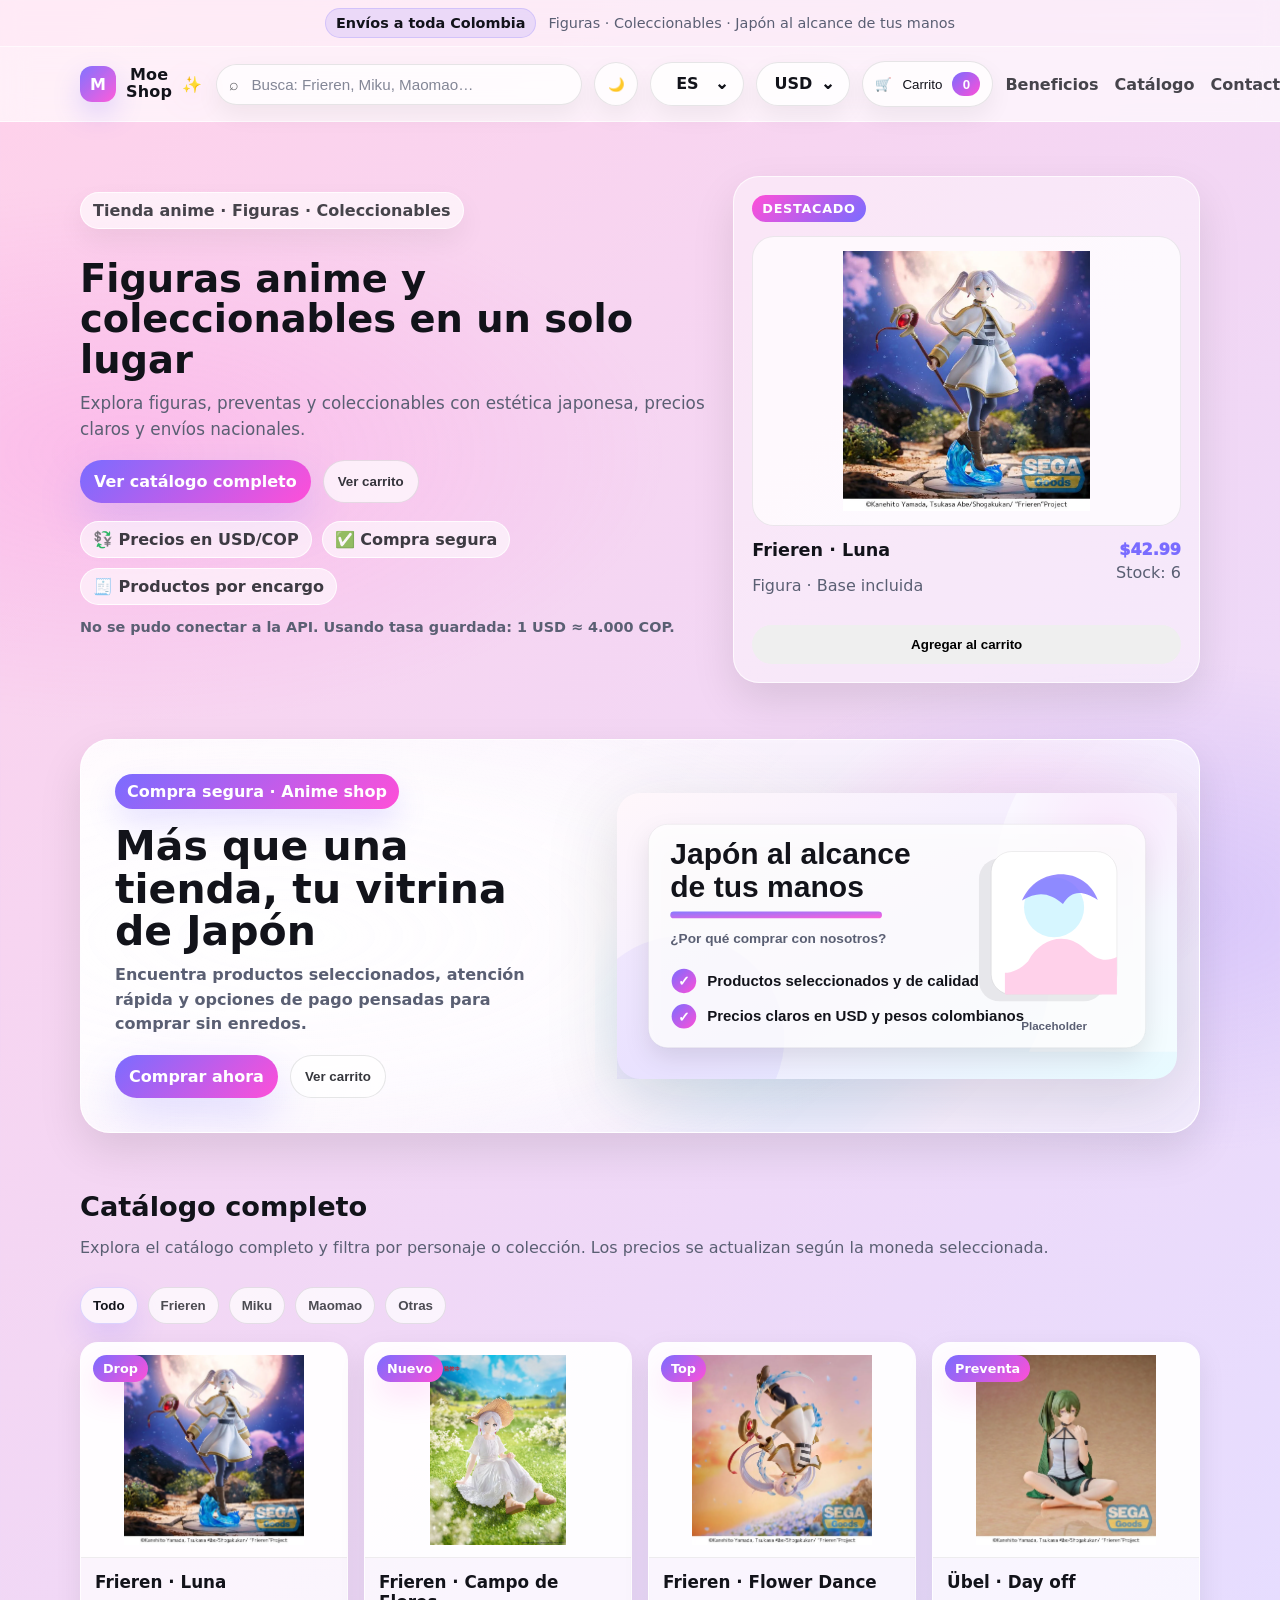
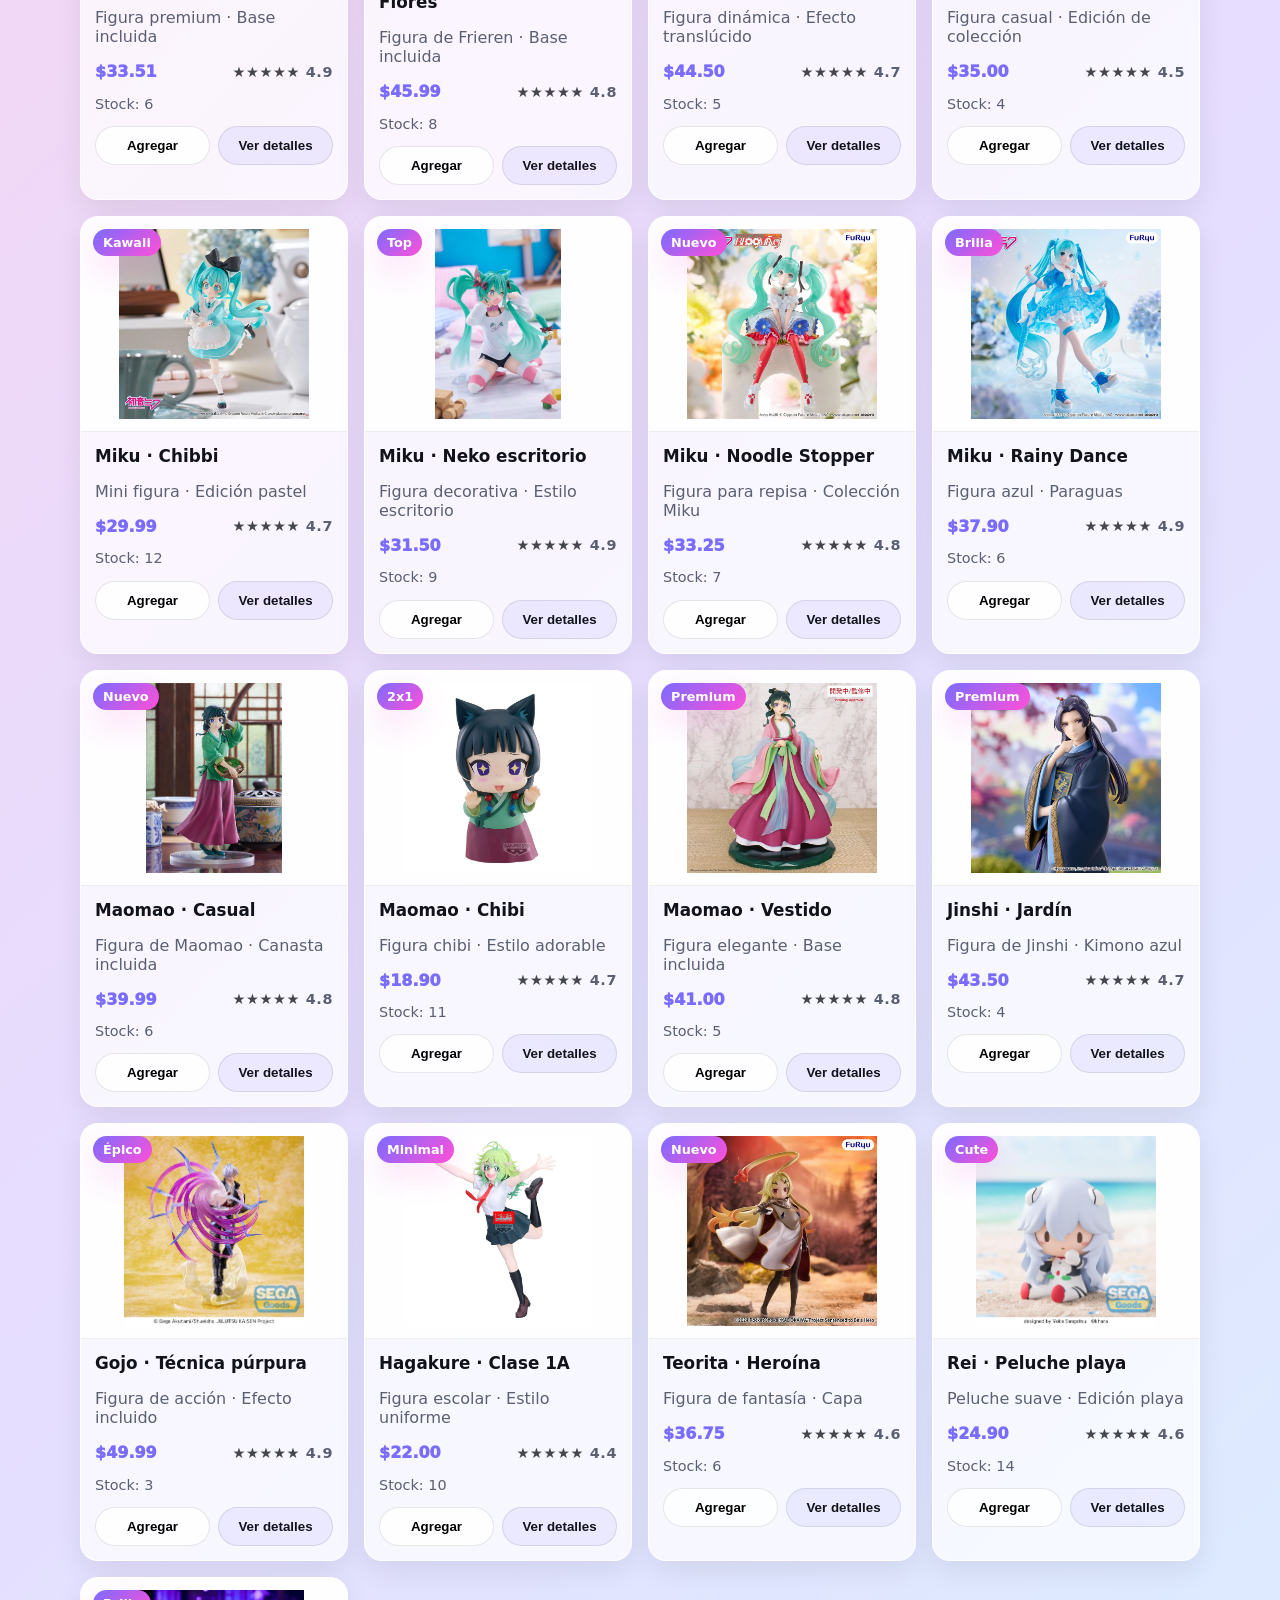
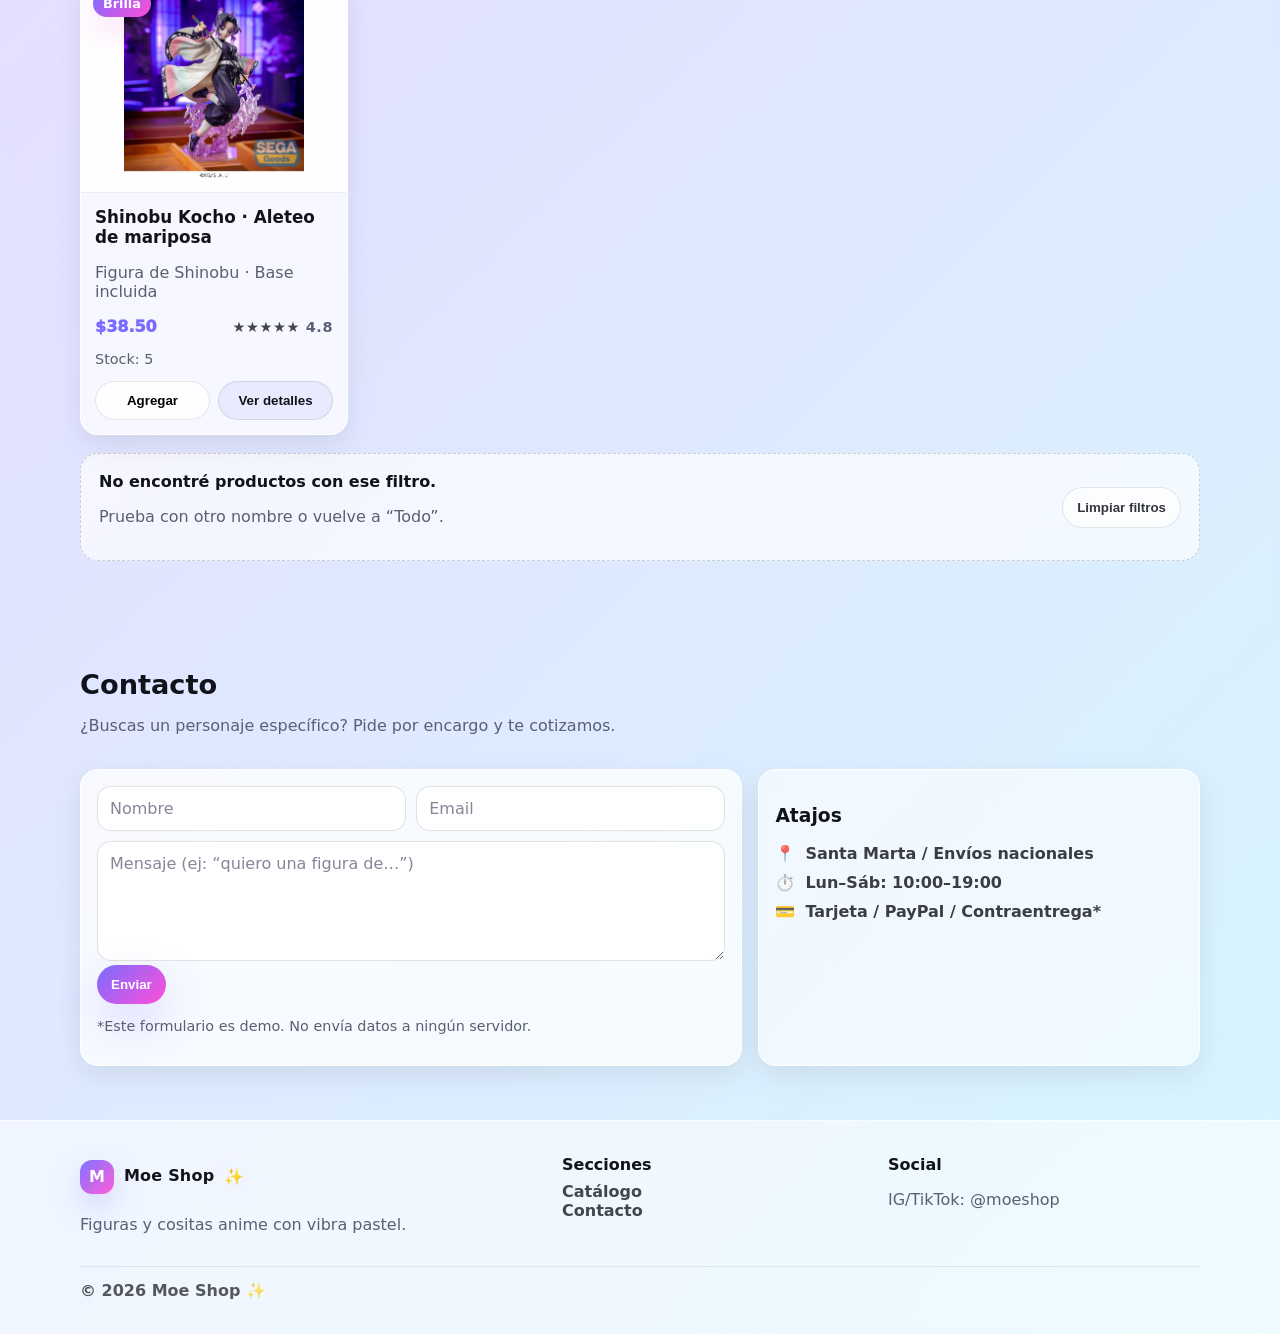
<file: index.html>
<!DOCTYPE html>
<html lang="es">
<head>
  <meta charset="UTF-8">
  <title>Moe Shop · Tienda Anime</title>
  <meta name="viewport" content="width=device-width, initial-scale=1.0">
  <meta name="description" content="Moe Shop: tienda de figuras anime con carrito funcional, catálogo completo y precios USD/COP.">
  <link rel="stylesheet" href="./stylesheet.css">
  <script defer src="./script.js"></script>
</head>
<body>
  <div class="topbar">
    <div class="container topbar__inner">
      <span class="topbar__pill">Envíos a toda Colombia</span>
      <span class="topbar__text">Figuras · Coleccionables · Japón al alcance de tus manos</span>
    </div>
  </div>

  <header class="header" id="inicio">
    <div class="container header__inner">
      <a class="logo" href="#inicio" aria-label="Ir al inicio">
        <span class="logo__mark">M</span>
        <span class="logo__text">Moe Shop</span>
        <span class="logo__spark">✨</span>
      </a>

      <div class="header__right">
        <label class="search" aria-label="Buscar productos">
          <span class="search__icon" aria-hidden="true">⌕</span>
          <input id="searchInput" type="search" placeholder="Busca: Frieren, Miku, Maomao…" autocomplete="off">
        </label>

        <button id="themeToggle" class="toolbar-btn" type="button" aria-label="Cambiar modo oscuro">🌙</button>

        <div class="custom-select" data-custom-select="languageSelect">
          <button class="custom-select__btn" type="button" aria-haspopup="listbox" aria-expanded="false">ES</button>
          <div class="custom-select__list" role="listbox">
            <button type="button" data-value="es" role="option">Español</button>
            <button type="button" data-value="en" role="option">English</button>
          </div>
          <input id="languageSelect" type="hidden" value="es">
        </div>

        <div class="custom-select" data-custom-select="currencySelect">
          <button class="custom-select__btn" type="button" aria-haspopup="listbox" aria-expanded="false">USD</button>
          <div class="custom-select__list" role="listbox">
            <button type="button" data-value="USD" role="option">USD</button>
            <button type="button" data-value="COP" role="option">COP</button>
          </div>
          <input id="currencySelect" type="hidden" value="USD">
        </div>

        <button id="cartBtn" class="cart" type="button" aria-label="Abrir carrito">
          <span class="cart__icon" aria-hidden="true">🛒</span>
          <span class="cart__text">Carrito</span>
          <span id="cartCount" class="cart__count" aria-label="0 artículos">0</span>
        </button>

        <nav class="nav" aria-label="Navegación">
          <a href="#beneficios">Beneficios</a>
          <a href="#catalogo">Catálogo</a>
          <a href="#contacto">Contacto</a>
          <a href="./ventas.html">Ventas</a>
        </nav>
      </div>
    </div>
  </header>

  <main>
    <section class="hero" aria-label="Portada">
      <div class="container hero__grid">
        <div class="hero__copy">
          <p class="kicker">Tienda anime · Figuras · Coleccionables</p>
          <h1>Figuras anime y coleccionables en un solo lugar</h1>
          <p class="lead">Explora figuras, preventas y coleccionables con estética japonesa, precios claros y envíos nacionales.</p>
          <div class="hero__cta">
            <a class="btn btn--primary" href="#catalogo">Ver catálogo completo</a>
            <button class="btn btn--ghost" id="openCartHero" type="button">Ver carrito</button>
          </div>
          <div class="hero__chips" aria-label="Características">
            <span class="chip">💱 Precios en USD/COP</span>
            <span class="chip">✅ Compra segura</span>
            <span class="chip">🧾 Productos por encargo</span>
          </div>
          <p id="rateInfo" class="muted small rate-info">Cargando tasa de cambio…</p>
        </div>

        <div class="hero__card" aria-label="Producto destacado">
          <div class="heroCard">
            <div class="heroCard__badge">DESTACADO</div>
            <div class="heroCard__img">
              <img src="./Img/Frieren.webp" alt="Figura de Frieren" loading="lazy">
            </div>
            <div class="heroCard__meta">
              <div>
                <h3>Frieren · Luna</h3>
                <p class="muted">Figura · Base incluida</p>
              </div>
              <div class="heroCard__price">
                <span class="price" data-price-usd="42.99">$42.99</span>
                <span class="muted">Stock: 6</span>
              </div>
            </div>
            <button class="btn btn--wide" data-add-product="frieren-luna">Agregar al carrito</button>
          </div>
        </div>
      </div>
    </section>

    <section id="beneficios" class="membership-banner" aria-label="Por qué deberías comprar con nosotros">
      <div class="container membership-banner__grid">
        <div class="membership-banner__info">
          <span class="membership-banner__tag">Compra segura · Anime shop</span>
          <h2>Más que una tienda, tu vitrina de Japón</h2>
          <p>Una sección tipo promoción para destacar confianza, beneficios y el lema de la marca. La imagen de la derecha es placeholder para cambiarla más adelante.</p>
          <div class="membership-banner__actions">
            <a class="btn btn--primary" href="#catalogo">Comprar ahora</a>
            <button class="btn btn--ghost" id="openCartBenefits" type="button">Ver carrito</button>
          </div>
        </div>

        <div class="membership-banner__visual">
          <img src="./Img/por-que-comprar.svg" alt="Japón al alcance de tus manos: por qué deberías comprar con nosotros" loading="lazy">
        </div>
      </div>
    </section>

    <section id="catalogo" class="section section--soft" aria-label="Catálogo completo">
      <div class="container">
        <div class="section__head">
          <div>
            <h2>Catálogo completo</h2>
            <p class="muted">Explora el catálogo completo y filtra por personaje o colección. Los precios se actualizan según la moneda seleccionada.</p>
          </div>

          <div class="filters" role="tablist" aria-label="Filtros">
            <button class="pill is-active" data-filter="all" type="button">Todo</button>
            <button class="pill" data-filter="frieren" type="button">Frieren</button>
            <button class="pill" data-filter="miku" type="button">Miku</button>
            <button class="pill" data-filter="maomao" type="button">Maomao</button>
            <button class="pill" data-filter="otras" type="button">Otras</button>
          </div>
        </div>

        <div class="grid-productos" id="productGrid"></div>

        <div id="emptyState" class="empty" hidden>
          <div>
            <strong>No encontré productos con ese filtro.</strong>
            <p class="muted">Prueba con otro nombre o vuelve a “Todo”.</p>
          </div>
          <button class="btn btn--ghost" id="resetBtn" type="button">Limpiar filtros</button>
        </div>
      </div>
    </section>

    <section id="contacto" class="section contact" aria-label="Contacto">
      <div class="container">
        <div class="section__head">
          <div>
            <h2>Contacto</h2>
            <p class="muted">¿Buscas un personaje específico? Pide por encargo y te cotizamos.</p>
          </div>
        </div>
        <div class="contact__grid">
          <form class="form-card" id="contactForm">
            <div class="form-row">
              <input type="text" placeholder="Nombre" required>
              <input type="email" placeholder="Email" required>
            </div>
            <textarea placeholder="Mensaje (ej: ‘quiero una figura de…’)" required></textarea>
            <button class="btn btn--primary" type="submit">Enviar</button>
            <p class="muted small">*Este formulario es demo. No envía datos a ningún servidor.</p>
          </form>
          <aside class="contact__card" aria-label="Información">
            <h3>Atajos</h3>
            <ul class="list">
              <li><span>📍</span> Santa Marta / Envíos nacionales</li>
              <li><span>⏱️</span> Lun–Sáb: 10:00–19:00</li>
              <li><span>💳</span> Tarjeta / Transferencia / Contraentrega*</li>
            </ul>
          </aside>
        </div>
      </div>
    </section>
  </main>

  <footer class="footer" aria-label="Pie de página">
    <div class="container">
      <div class="footer__grid">
        <div>
          <div class="logo logo--footer">
            <span class="logo__mark">M</span>
            <span class="logo__text">Moe Shop</span>
            <span class="logo__spark">✨</span>
          </div>
          <p class="muted">Figuras y cositas anime con vibra pastel.</p>
        </div>
        <div>
          <h4>Secciones</h4>
          <a href="#catalogo">Catálogo</a><br>
          <a href="#contacto">Contacto</a>
        </div>
        <div>
          <h4>Social</h4>
          <p class="muted">IG/TikTok: @moeshop</p>
        </div>
      </div>
      <div class="footer__bottom">© 2026 Moe Shop ✨</div>
    </div>
  </footer>

  <aside id="cartDrawer" class="drawer" aria-label="Carrito" aria-hidden="true">
    <div class="drawer__panel">
      <div class="drawer__head">
        <div>
          <h2>Carrito</h2>
          <p class="muted small">Marca solo los productos que quieres pagar.</p>
        </div>
        <button class="icon-btn" id="closeCartBtn" type="button" aria-label="Cerrar carrito">×</button>
      </div>

      <div id="cartItems" class="cart-items"></div>

      <div class="cart-summary">
        <div class="summary-row"><span>Seleccionados</span><strong id="selectedCount">0</strong></div>
        <div class="summary-row"><span>Subtotal</span><strong id="subtotalText">$0.00</strong></div>
        <div class="summary-row"><span>Envío</span><strong id="shippingText">$0.00</strong></div>
        <div class="summary-row summary-row--total"><span>Total a pagar</span><strong id="totalText">$0.00</strong></div>
      </div>

      <form id="checkoutForm" class="checkout-form">
        <h3>Datos de pago</h3>
        <input type="text" id="buyerName" placeholder="Nombre completo" required>
        <input type="email" id="buyerEmail" placeholder="Correo" required>
        <div class="custom-select custom-select--wide" data-custom-select="paymentMethod">
          <button class="custom-select__btn" type="button" aria-haspopup="listbox" aria-expanded="false">Selecciona método de pago</button>
          <div class="custom-select__list" role="listbox">
            <button type="button" data-value="cod" role="option">Contra entrega a envíos nacionales</button>
            <button type="button" data-value="credit" role="option">Tarjeta de crédito</button>
            <button type="button" data-value="debit" role="option">Tarjeta de débito</button>
            <button type="button" data-value="paypal" role="option">PayPal</button>
          </div>
          <input id="paymentMethod" type="hidden" required>
        </div>

        <div id="cardFields" class="card-fields" hidden>
          <input type="text" id="cardNumber" inputmode="numeric" autocomplete="cc-number" placeholder="Número de tarjeta">
          <div class="form-row">
            <input type="text" id="cardExpiry" inputmode="numeric" autocomplete="cc-exp" placeholder="MM/AA">
            <input type="text" id="cardCvv" inputmode="numeric" autocomplete="cc-csc" placeholder="CVV">
          </div>
          <p id="cardBrand" class="card-brand muted small">Tipo de tarjeta: sin detectar</p>
          <p id="cardPreview" class="card-preview" hidden></p>
        </div>

        <div id="paypalFields" class="card-fields" hidden>
          <input type="email" id="paypalEmail" placeholder="Correo de PayPal">
        </div>
        <button class="btn btn--primary btn--wide" type="submit">Pagar seleccionados</button>
        <button class="btn btn--ghost btn--wide" id="clearCartBtn" type="button">Vaciar carrito</button>
        <p class="muted small">*Pago demo: genera confirmación, no cobra dinero real.</p>
      </form>
    </div>
  </aside>


  <aside id="detailsModal" class="details-modal" aria-hidden="true">
    <div class="details-modal__panel" role="dialog" aria-modal="true" aria-label="Detalles del producto">
      <button class="icon-btn details-close" type="button" data-close-details aria-label="Cerrar detalles">×</button>
      <div id="detailsBody"></div>
    </div>
  </aside>

  <div id="toast" class="toast" role="status" aria-live="polite" hidden>
    <span id="toastText">Agregado al carrito</span>
  </div>
</body>
</html>
</file>
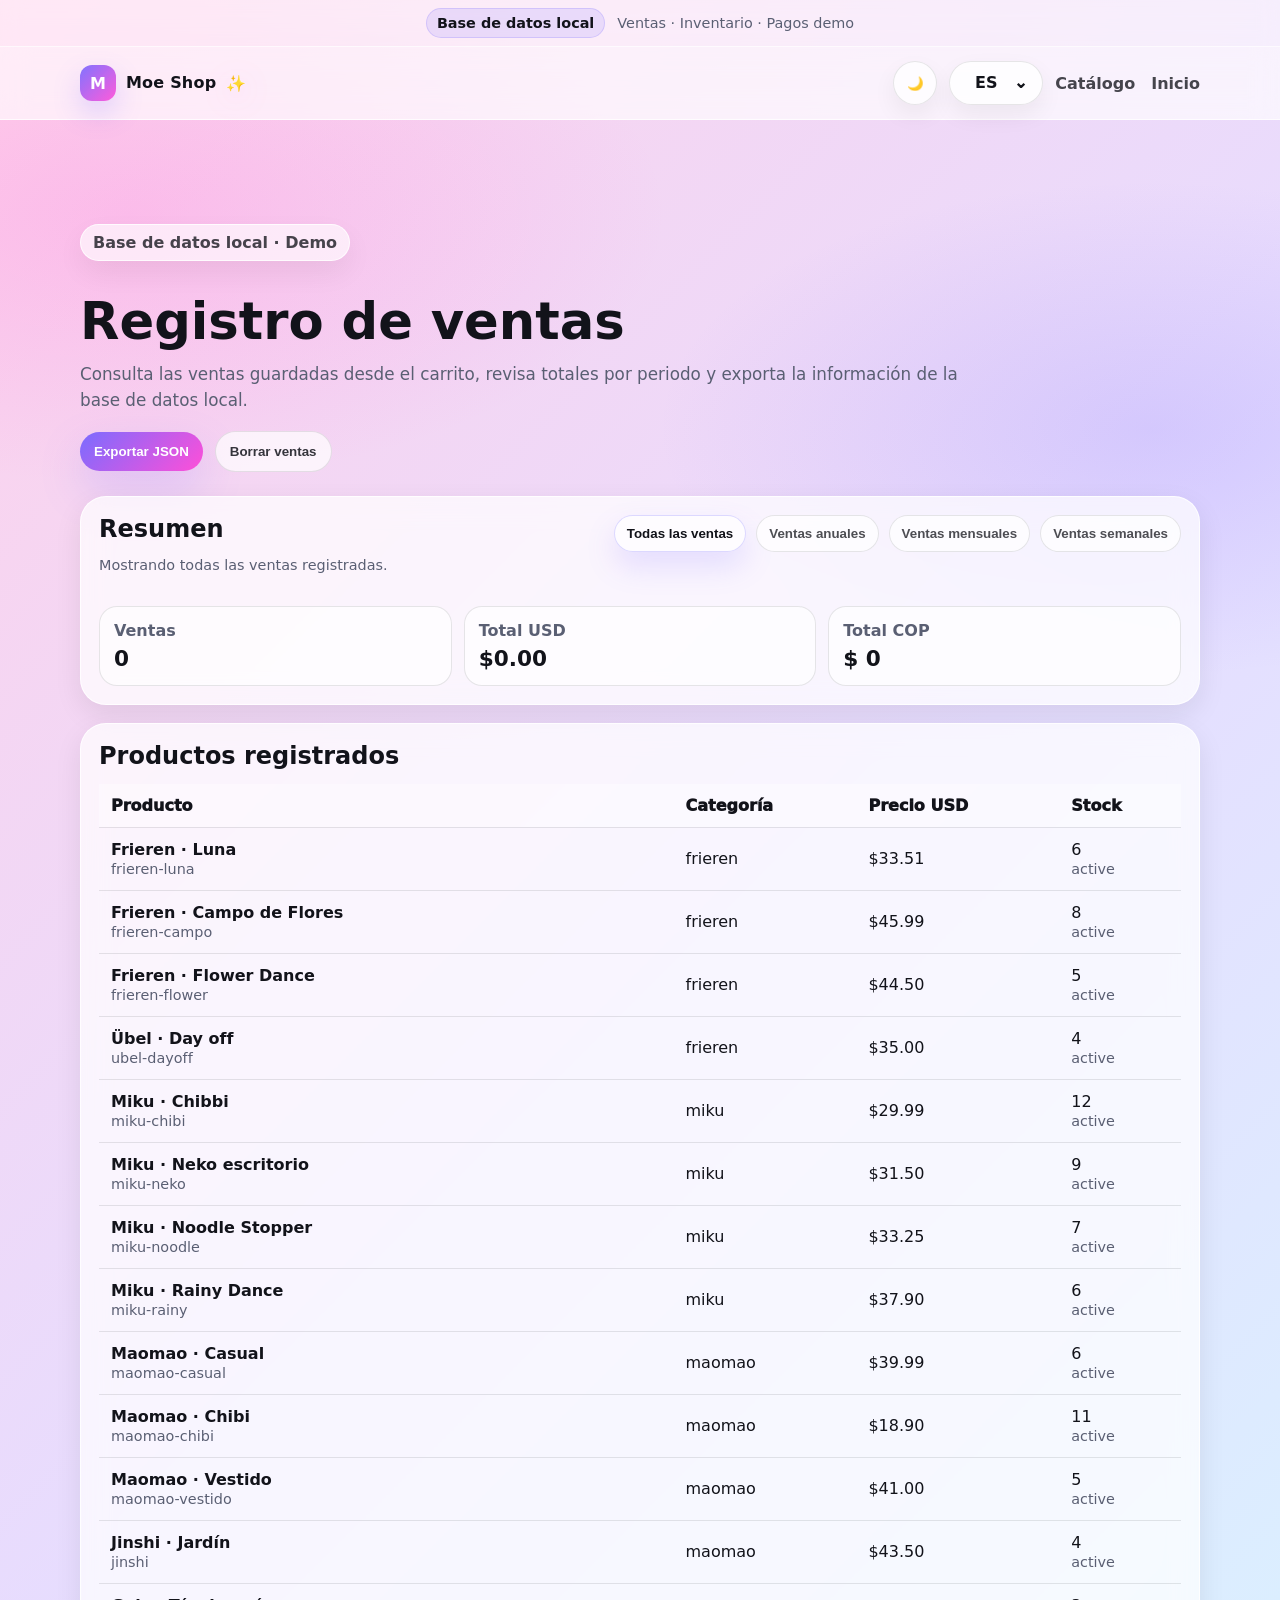
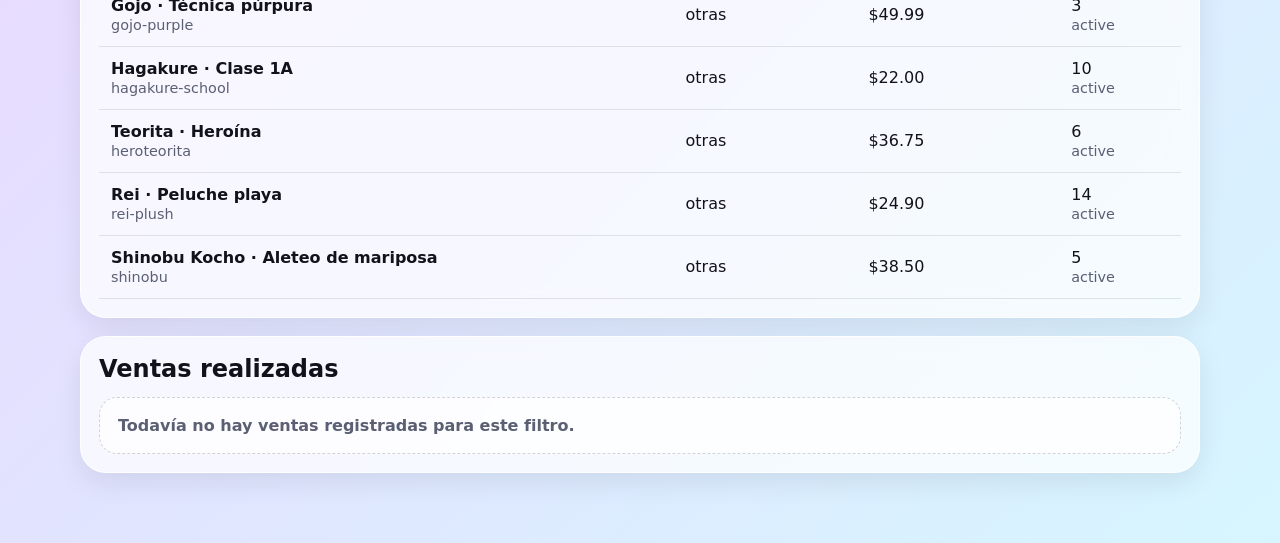
<file: ventas.html>
<!DOCTYPE html>
<html lang="es">
<head>
  <meta charset="UTF-8">
  <title>Moe Shop · Base de datos de ventas</title>
  <meta name="viewport" content="width=device-width, initial-scale=1.0">
  <script>
    document.documentElement.dataset.theme = localStorage.getItem('moe_theme') || 'light';
    document.documentElement.lang = localStorage.getItem('moe_lang') || 'es';
  </script>
  <link rel="stylesheet" href="./stylesheet.css">
  <script defer src="./ventas.js"></script>
</head>
<body>
  <div class="topbar">
    <div class="container topbar__inner">
      <span class="topbar__pill" data-i18n="topPill">Base de datos local</span>
      <span class="topbar__text" data-i18n="topText">Ventas · Inventario · Pagos demo</span>
    </div>
  </div>

  <header class="header admin-header" id="inicio">
    <div class="container header__inner">
      <a class="logo" href="./index.html#inicio" aria-label="Volver al inicio">
        <span class="logo__mark">M</span>
        <span class="logo__text">Moe Shop</span>
        <span class="logo__spark">✨</span>
      </a>

      <div class="header__right admin-toolbar">
        <button id="themeToggle" class="toolbar-btn" type="button" aria-label="Cambiar modo oscuro">🌙</button>

        <div class="custom-select" data-custom-select="languageSelect">
          <button class="custom-select__btn" type="button" aria-haspopup="listbox" aria-expanded="false">ES</button>
          <div class="custom-select__list" role="listbox">
            <button type="button" data-value="es" role="option">Español</button>
            <button type="button" data-value="en" role="option">English</button>
          </div>
          <input id="languageSelect" type="hidden" value="es">
        </div>

        <nav class="nav" aria-label="Navegación">
          <a href="./index.html#catalogo" data-i18n="navCatalog">Catálogo</a>
          <a href="./index.html" data-i18n="navHome">Inicio</a>
        </nav>
      </div>
    </div>
  </header>

  <main class="admin-main">
    <section class="container admin-hero">
      <p class="kicker" data-i18n="kicker">Base de datos local · Demo</p>
      <h1 data-i18n="title">Registro de ventas</h1>
      <p class="lead" data-i18n="lead">Consulta las ventas guardadas desde el carrito, revisa totales por periodo y exporta la información de la base de datos local.</p>
      <div class="hero__cta admin-actions">
        <button class="btn btn--primary" id="exportBtn" type="button" data-i18n="export">Exportar JSON</button>
        <button class="btn btn--ghost" id="clearSalesBtn" type="button" data-i18n="clear">Borrar ventas</button>
      </div>
    </section>

    <section class="container admin-grid">
      <article class="admin-card">
        <div class="section__head admin-section-head">
          <div>
            <h2 data-i18n="summary">Resumen</h2>
            <p class="muted small" id="filterHelp">Mostrando todas las ventas registradas.</p>
          </div>
          <div class="filters admin-filters" role="tablist" aria-label="Filtros de ventas">
            <button class="pill is-active" data-sales-filter="all" type="button" data-i18n="filterAll">Todas las ventas</button>
            <button class="pill" data-sales-filter="year" type="button" data-i18n="filterYear">Ventas anuales</button>
            <button class="pill" data-sales-filter="month" type="button" data-i18n="filterMonth">Ventas mensuales</button>
            <button class="pill" data-sales-filter="week" type="button" data-i18n="filterWeek">Ventas semanales</button>
          </div>
        </div>
        <div class="stats-grid">
          <div><span data-i18n="sales">Ventas</span><strong id="salesCount">0</strong></div>
          <div><span data-i18n="totalUsd">Total USD</span><strong id="totalUsd">$0.00</strong></div>
          <div><span data-i18n="totalCop">Total COP</span><strong id="totalCop">$0</strong></div>
        </div>
      </article>

      <article class="admin-card">
        <h2 data-i18n="productsTitle">Productos registrados</h2>
        <div class="table-wrap">
          <table>
            <thead><tr><th data-i18n="product">Producto</th><th data-i18n="category">Categoría</th><th data-i18n="priceUsd">Precio USD</th><th data-i18n="stock">Stock</th></tr></thead>
            <tbody id="productsTable"></tbody>
          </table>
        </div>
      </article>

      <article class="admin-card admin-card--wide">
        <h2 data-i18n="salesTitle">Ventas realizadas</h2>
        <div id="salesList" class="sales-list"></div>
      </article>
    </section>
  </main>

  <div id="toast" class="toast" role="status" aria-live="polite" hidden>
    <span id="toastText">Listo</span>
  </div>
</body>
</html>
</file>
<file: stylesheet.css>
:root{
  --bg1:#ffd1ea;
  --bg2:#e6ddff;
  --bg3:#d6f6ff;
  --ink:#12131a;
  --muted:#5a5f73;
  --card:rgba(255,255,255,.72);
  --stroke:rgba(18,19,26,.10);
  --shadow:0 18px 44px rgba(0,0,0,.10);
  --shadowSoft:0 10px 28px rgba(0,0,0,.08);
  --radius:18px;
  --radiusLg:26px;
  --accent:#7a6cff;
  --accent2:#ff4fd8;
}

*{box-sizing:border-box}
html{scroll-behavior:smooth}
body{
  margin:0;
  font-family: ui-sans-serif, system-ui, -apple-system, Segoe UI, Roboto, Helvetica, Arial, "Apple Color Emoji","Segoe UI Emoji";
  color:var(--ink);
  background:
    radial-gradient(900px 450px at 10% 10%, rgba(255,79,216,.18), transparent 60%),
    radial-gradient(900px 450px at 90% 20%, rgba(122,108,255,.18), transparent 55%),
    linear-gradient(135deg, var(--bg1), var(--bg2), var(--bg3));
  min-height:100vh;
}

img{max-width:100%;display:block}
a{color:inherit}
.container{width:min(1120px, 92%); margin-inline:auto}

/* Topbar */
.topbar{
  position:sticky;
  top:0;
  z-index:50;
  background:rgba(255,255,255,.55);
  backdrop-filter: blur(10px);
  border-bottom:1px solid rgba(255,255,255,.7);
}
.topbar__inner{display:flex; gap:12px; align-items:center; justify-content:center; padding:8px 0; flex-wrap:wrap}
.topbar__pill{font-weight:700; font-size:.9rem; padding:6px 10px; border-radius:999px; background:rgba(122,108,255,.14); border:1px solid rgba(122,108,255,.22)}
.topbar__text{font-size:.9rem; color:var(--muted)}

/* Header */
.header{
  position:sticky;
  top:44px;
  z-index:40;
  background:rgba(255,255,255,.66);
  backdrop-filter: blur(14px);
  border-bottom:1px solid rgba(255,255,255,.75);
}
.header__inner{display:flex; align-items:center; justify-content:space-between; gap:14px; padding:14px 0}
.header__right{display:flex; align-items:center; gap:12px}

.logo{display:flex; align-items:center; gap:10px; text-decoration:none; font-weight:900; letter-spacing:.2px}
.logo__mark{
  width:36px; height:36px; border-radius:12px;
  display:grid; place-items:center;
  background:linear-gradient(135deg, rgba(122,108,255,.95), rgba(255,79,216,.92));
  color:#fff;
  box-shadow:0 12px 28px rgba(122,108,255,.24);
}
.logo__spark{filter: drop-shadow(0 6px 14px rgba(255,79,216,.25))}
.logo--footer .logo__mark{width:34px;height:34px}

.nav{display:flex; gap:16px; align-items:center}
.nav a{font-weight:700; text-decoration:none; color:rgba(18,19,26,.78)}
.nav a:hover{color:var(--ink)}

.search{
  display:flex; align-items:center; gap:10px;
  padding:10px 12px;
  border-radius:999px;
  background:rgba(255,255,255,.75);
  border:1px solid var(--stroke);
  box-shadow:0 10px 24px rgba(0,0,0,.06);
}
.search__icon{opacity:.65}
.search input{
  border:none; outline:none; background:transparent;
  width:min(320px, 34vw);
  font-size:.95rem;
}

.cart{
  border:none;
  cursor:pointer;
  display:flex;
  align-items:center;
  gap:10px;
  padding:10px 12px;
  border-radius:999px;
  background:rgba(255,255,255,.75);
  border:1px solid var(--stroke);
  box-shadow:0 10px 24px rgba(0,0,0,.06);
}
.cart__count{
  min-width:28px;
  height:24px;
  display:grid;
  place-items:center;
  padding:0 8px;
  border-radius:999px;
  font-weight:900;
  color:#fff;
  background:linear-gradient(135deg, var(--accent), var(--accent2));
}

/* Hero */
.hero{padding:54px 0 22px}
.hero__grid{display:grid; grid-template-columns: 1.15fr .85fr; gap:22px; align-items:stretch}
.kicker{
  display:inline-flex;
  gap:10px;
  align-items:center;
  padding:8px 12px;
  border-radius:999px;
  background:rgba(255,255,255,.64);
  border:1px solid rgba(255,255,255,.8);
  box-shadow:0 12px 28px rgba(0,0,0,.06);
  font-weight:800;
  color:rgba(18,19,26,.78);
}
.hero h1{margin:14px 0 10px; font-size:clamp(2rem, 3vw, 3rem); line-height:1.05}
.lead{margin:0; color:var(--muted); font-size:1.05rem; line-height:1.55}
.hero__cta{display:flex; gap:12px; margin-top:18px; flex-wrap:wrap}
.hero__chips{display:flex; gap:10px; margin-top:18px; flex-wrap:wrap}
.chip{padding:8px 12px; border-radius:999px; background:rgba(255,255,255,.6); border:1px solid rgba(255,255,255,.85); color:rgba(18,19,26,.82); font-weight:700}

.hero__card{
  background:rgba(255,255,255,.42);
  border:1px solid rgba(255,255,255,.75);
  border-radius:var(--radiusLg);
  box-shadow:var(--shadow);
  overflow:hidden;
}
.heroCard{height:100%; display:flex; flex-direction:column; padding:18px}
.heroCard__badge{
  width:fit-content;
  padding:6px 10px;
  border-radius:999px;
  font-weight:900;
  letter-spacing:.7px;
  font-size:.8rem;
  color:#fff;
  background:linear-gradient(135deg, var(--accent2), var(--accent));
}
.heroCard__img{
  margin-top:14px;
  background:rgba(255,255,255,.72);
  border:1px solid rgba(18,19,26,.08);
  border-radius:22px;
  padding:14px;
  flex:1;
  display:grid;
  place-items:center;
}
.heroCard__img img{height:260px; object-fit:contain}
.heroCard__meta{display:flex; justify-content:space-between; gap:14px; margin-top:14px}
.heroCard__meta h3{margin:0; font-size:1.1rem}
.heroCard__price{display:flex; flex-direction:column; align-items:flex-end; gap:4px}

/* Sections */
.section{padding:54px 0}
.section--soft{padding-top:40px}
.section__head{display:flex; justify-content:space-between; align-items:flex-end; gap:14px; flex-wrap:wrap; margin-bottom:18px}
.section h2{margin:0; font-size:1.7rem}

.muted{color:var(--muted)}
.small{font-size:.9rem}

/* Filters */
.filters{display:flex; gap:10px; flex-wrap:wrap}
.pill{
  cursor:pointer;
  border:none;
  padding:10px 12px;
  border-radius:999px;
  background:rgba(255,255,255,.72);
  border:1px solid var(--stroke);
  font-weight:800;
  color:rgba(18,19,26,.75);
}
.pill.is-active{color:var(--ink); box-shadow:0 14px 30px rgba(122,108,255,.18); border-color:rgba(122,108,255,.25)}

/* Products */
.grid-productos{display:grid; grid-template-columns: repeat(4, minmax(0, 1fr)); gap:16px}
.producto{
  background:var(--card);
  border:1px solid rgba(255,255,255,.8);
  border-radius:var(--radius);
  box-shadow:var(--shadowSoft);
  overflow:hidden;
  transform: translateZ(0);
  transition: transform .18s ease, box-shadow .18s ease;
}
.producto:hover{transform: translateY(-2px); box-shadow:0 18px 44px rgba(0,0,0,.12)}
.producto__img{position:relative; background:rgba(255,255,255,.8); padding:12px; border-bottom:1px solid rgba(18,19,26,.07)}
.producto__img img{height:190px; object-fit:contain; margin-inline:auto}
.badge{
  position:absolute;
  top:12px;
  left:12px;
  padding:6px 10px;
  border-radius:999px;
  font-weight:900;
  font-size:.8rem;
  color:#fff;
  background:linear-gradient(135deg, var(--accent), var(--accent2));
  box-shadow:0 14px 30px rgba(255,79,216,.16);
}
.badge--alt{background:linear-gradient(135deg, #00c2ff, var(--accent))}
.producto__body{padding:14px}
.producto__body h3{margin:0 0 6px; font-size:1.05rem}
.producto__row{display:flex; align-items:center; justify-content:space-between; gap:10px; margin:10px 0 12px}
.price{font-weight:1000; color:var(--accent)}
.rating{font-weight:900; font-size:.9rem; letter-spacing:.6px; color:rgba(18,19,26,.78)}

/* Buttons */
.btn{
  cursor:pointer;
  border:none;
  text-decoration:none;
  display:inline-flex;
  justify-content:center;
  align-items:center;
  gap:10px;
  padding:12px 14px;
  border-radius:999px;
  font-weight:900;
  transition: transform .12s ease, box-shadow .12s ease, background .12s ease;
}
.btn:active{transform: translateY(1px)}
.btn--primary{color:#fff; background:linear-gradient(135deg, var(--accent), var(--accent2)); box-shadow:0 18px 44px rgba(122,108,255,.22)}
.btn--primary:hover{box-shadow:0 18px 50px rgba(255,79,216,.20)}
.btn--ghost{background:rgba(255,255,255,.7); border:1px solid var(--stroke); color:rgba(18,19,26,.85)}
.btn--ghost:hover{background:rgba(255,255,255,.85)}
.btn--small{width:100%; padding:11px 12px; background:rgba(255,255,255,.78); border:1px solid rgba(18,19,26,.10)}
.btn--small:hover{background:rgba(255,255,255,.95)}
.btn--wide{width:100%; margin-top:14px}

/* Features */
.features{display:grid; grid-template-columns:repeat(3, minmax(0, 1fr)); gap:16px; margin-top:16px}
.feature{
  background:rgba(255,255,255,.62);
  border:1px solid rgba(255,255,255,.85);
  border-radius:var(--radius);
  box-shadow:var(--shadowSoft);
  padding:16px;
}
.feature__icon{font-size:1.6rem}
.feature h3{margin:10px 0 8px}

/* Contact */
.contact__grid{display:grid; grid-template-columns: 1.2fr .8fr; gap:16px; margin-top:12px}
.form-card{
  background:rgba(255,255,255,.75);
  border:1px solid rgba(255,255,255,.9);
  border-radius:var(--radius);
  box-shadow:var(--shadowSoft);
  padding:16px;
}
.form-row{display:grid; grid-template-columns:1fr 1fr; gap:10px}
.form-card input,.form-card textarea{
  width:100%;
  padding:12px 12px;
  border-radius:14px;
  border:1px solid rgba(18,19,26,.12);
  background:rgba(255,255,255,.9);
  outline:none;
  font:inherit;
}
.form-card textarea{min-height:120px; resize:vertical; margin-top:10px}
.contact__card{
  background:rgba(255,255,255,.6);
  border:1px solid rgba(255,255,255,.85);
  border-radius:var(--radius);
  box-shadow:var(--shadowSoft);
  padding:16px;
}
.list{list-style:none; padding:0; margin:10px 0 0; display:grid; gap:10px}
.list li{display:flex; gap:10px; align-items:flex-start; color:rgba(18,19,26,.82); font-weight:700}
.callout{
  margin-top:14px;
  padding:12px;
  border-radius:14px;
  background:rgba(122,108,255,.12);
  border:1px solid rgba(122,108,255,.22);
  color:rgba(18,19,26,.82);
}

/* Empty */
.empty{
  margin-top:18px;
  padding:18px;
  border-radius:var(--radius);
  background:rgba(255,255,255,.65);
  border:1px dashed rgba(18,19,26,.18);
  display:flex;
  align-items:center;
  justify-content:space-between;
  gap:14px;
  flex-wrap:wrap;
}

/* Footer */
.footer{padding:34px 0; border-top:1px solid rgba(255,255,255,.7); background:rgba(255,255,255,.56); backdrop-filter: blur(12px)}
.footer__grid{display:grid; grid-template-columns: 1.2fr .8fr .8fr; gap:14px; align-items:start}
.footer h4{margin:0 0 8px}
.footer a{color:rgba(18,19,26,.78); text-decoration:none; font-weight:800}
.footer a:hover{color:var(--ink)}
.footer__bottom{margin-top:16px; padding-top:14px; border-top:1px solid rgba(18,19,26,.08); color:rgba(18,19,26,.70); font-weight:800}

/* Toast */
.toast{
  position:fixed;
  left:50%;
  bottom:18px;
  transform: translateX(-50%);
  padding:12px 14px;
  border-radius:999px;
  background:rgba(18,19,26,.88);
  color:#fff;
  box-shadow:0 18px 60px rgba(0,0,0,.25);
}

/* Responsive */
@media (max-width: 1020px){
  .grid-productos{grid-template-columns: repeat(3, minmax(0, 1fr))}
  .header__right{flex-wrap:wrap; justify-content:flex-end}
  .nav{order:3; width:100%; justify-content:flex-end}
}

@media (max-width: 820px){
  .hero__grid{grid-template-columns:1fr;}
  .hero{padding-top:30px}
  .search input{width:min(420px, 62vw)}
  .features{grid-template-columns:1fr}
  .contact__grid{grid-template-columns:1fr}
  .footer__grid{grid-template-columns:1fr}
}

@media (max-width: 520px){
  .grid-productos{grid-template-columns: repeat(2, minmax(0, 1fr))}
  .cart__text{display:none}
  .nav{justify-content:flex-start}
  .search{width:100%}
  .search input{width:100%}
  .form-row{grid-template-columns:1fr}
}
/* ===========================
   Fix: Topbar hide/show without gaps or overlap
   =========================== */

:root{
  --topbar-h: 44px;
}

.header{
  top: var(--topbar-h);
  transition: top .25s ease;
}

.topbar{
  max-height: 80px;
  overflow: hidden;
  transition:
    transform .25s ease,
    opacity .25s ease,
    max-height .25s ease;
}

.topbar.is-hidden{
  transform: translateY(-100%);
  opacity: 0;
  max-height: 0;
  pointer-events: none;
  border-bottom: 0;
}

html.topbar-hidden{
  --topbar-h: 0px;
}


/* ===========================
   Banner tipo suscripción / confianza
   =========================== */
.membership-banner{
  padding:34px 0 18px;
}
.membership-banner__grid{
  display:grid;
  grid-template-columns:.92fr 1.08fr;
  align-items:center;
  gap:0;
  min-height:360px;
  overflow:hidden;
  border-radius:30px;
  background:
    radial-gradient(700px 260px at 18% 50%, rgba(255,255,255,.94), rgba(255,255,255,.66) 58%, transparent),
    linear-gradient(135deg, rgba(255,255,255,.82), rgba(246,242,255,.74));
  border:1px solid rgba(255,255,255,.88);
  box-shadow:var(--shadow);
}
.membership-banner__info{
  padding:34px;
  position:relative;
  z-index:2;
}
.membership-banner__tag{
  display:inline-flex;
  padding:8px 12px;
  border-radius:999px;
  font-weight:900;
  color:#fff;
  background:linear-gradient(135deg, var(--accent), var(--accent2));
  box-shadow:0 14px 30px rgba(122,108,255,.18);
}
.membership-banner__info h2{
  margin:16px 0 10px;
  font-size:clamp(2rem, 3.2vw, 3.1rem);
  line-height:1.04;
}
.membership-banner__info p{
  max-width:520px;
  margin:0;
  color:var(--muted);
  font-size:1rem;
  line-height:1.55;
  font-weight:650;
}
.membership-banner__actions{
  display:flex;
  flex-wrap:wrap;
  gap:12px;
  margin-top:18px;
}
.membership-banner__visual{
  height:100%;
  min-height:360px;
  display:grid;
  place-items:center;
  padding:22px;
  background:
    radial-gradient(320px 220px at 70% 30%, rgba(255,79,216,.16), transparent 70%),
    radial-gradient(320px 240px at 30% 70%, rgba(0,194,255,.14), transparent 68%);
}
.membership-banner__visual img{
  width:min(100%, 680px);
  max-height:320px;
  object-fit:contain;
  filter:drop-shadow(0 18px 34px rgba(18,19,26,.14));
}

@media (max-width:820px){
  .membership-banner__grid{grid-template-columns:1fr}
  .membership-banner__visual{min-height:260px;padding:16px}
  .membership-banner__info{padding:24px}
}

@media (max-width:520px){
  .membership-banner{padding-top:24px}
  .membership-banner__grid{border-radius:22px}
  .membership-banner__info h2{font-size:2rem}
}

/* ===========================
   Carrito funcional + moneda
   =========================== */
.currency{
  cursor:pointer;
  padding:10px 12px;
  border-radius:999px;
  background:rgba(255,255,255,.75);
  border:1px solid var(--stroke);
  box-shadow:0 10px 24px rgba(0,0,0,.06);
  font-weight:900;
  color:rgba(18,19,26,.78);
  outline:none;
}
.rate-info{margin-top:14px;font-weight:700}
.drawer{
  position:fixed;
  inset:0;
  z-index:100;
  background:rgba(18,19,26,.34);
  opacity:0;
  pointer-events:none;
  transition:opacity .2s ease;
}
.drawer.is-open{opacity:1;pointer-events:auto}
.drawer__panel{
  width:min(520px, 94vw);
  height:100%;
  margin-left:auto;
  background:linear-gradient(135deg, rgba(255,255,255,.96), rgba(246,242,255,.96));
  box-shadow:-20px 0 60px rgba(0,0,0,.20);
  padding:18px;
  overflow:auto;
  transform:translateX(100%);
  transition:transform .22s ease;
}
.drawer.is-open .drawer__panel{transform:translateX(0)}
.drawer__head{display:flex;justify-content:space-between;align-items:flex-start;gap:12px;margin-bottom:14px}
.drawer__head h2{margin:0}
.icon-btn{
  width:40px;height:40px;border:0;border-radius:999px;cursor:pointer;
  background:rgba(18,19,26,.08);font-size:1.7rem;line-height:1;font-weight:900;
}
.cart-items{display:grid;gap:12px}
.cart-empty{
  padding:18px;border-radius:var(--radius);background:rgba(255,255,255,.7);
  border:1px dashed rgba(18,19,26,.18);color:var(--muted);font-weight:800;
}
.cart-item{
  display:grid;
  grid-template-columns:auto 82px 1fr auto;
  gap:10px;
  align-items:center;
  padding:10px;
  background:rgba(255,255,255,.72);
  border:1px solid rgba(18,19,26,.10);
  border-radius:18px;
  box-shadow:0 10px 24px rgba(0,0,0,.06);
}
.cart-item__check input{width:18px;height:18px;accent-color:var(--accent)}
.cart-item img{width:82px;height:82px;object-fit:contain;border-radius:14px;background:#fff}
.cart-item__info{display:grid;gap:6px;min-width:0}
.cart-item__info strong{line-height:1.15}
.cart-item__side{display:grid;gap:8px;justify-items:end}
.qty{display:inline-flex;align-items:center;gap:6px}
.qty button{
  width:30px;height:30px;border:0;border-radius:10px;cursor:pointer;
  background:rgba(122,108,255,.14);font-weight:1000;color:var(--ink);
}
.qty input{
  width:54px;padding:6px;border-radius:10px;border:1px solid rgba(18,19,26,.12);
  text-align:center;font-weight:900;background:rgba(255,255,255,.9);
}
.remove-btn{
  border:0;cursor:pointer;border-radius:999px;padding:7px 10px;
  background:rgba(255,79,216,.12);color:#9b1a78;font-weight:900;
}
.cart-summary{
  margin-top:14px;
  padding:14px;
  border-radius:18px;
  background:rgba(255,255,255,.76);
  border:1px solid rgba(18,19,26,.10);
  display:grid;
  gap:10px;
}
.summary-row{display:flex;justify-content:space-between;gap:12px;color:rgba(18,19,26,.78)}
.summary-row--total{font-size:1.15rem;color:var(--ink);border-top:1px solid rgba(18,19,26,.10);padding-top:10px}
.checkout-form{
  margin-top:14px;
  padding:14px;
  border-radius:18px;
  background:rgba(255,255,255,.72);
  border:1px solid rgba(18,19,26,.10);
  display:grid;
  gap:10px;
}
.checkout-form h3{margin:0 0 4px}
.checkout-form input,.checkout-form select{
  width:100%;
  padding:12px;
  border-radius:14px;
  border:1px solid rgba(18,19,26,.12);
  background:rgba(255,255,255,.92);
  font:inherit;
  outline:none;
}

@media (max-width:520px){
  .cart-item{grid-template-columns:auto 70px 1fr;align-items:start}
  .cart-item img{width:70px;height:70px}
  .cart-item__side{grid-column:3;justify-items:start}
  .currency{width:92px}
}


/* ===========================
   Custom dropdowns, theme switch and dark mode
   =========================== */
.toolbar-btn{
  width:44px;
  height:44px;
  border:1px solid var(--stroke);
  border-radius:999px;
  background:rgba(255,255,255,.78);
  box-shadow:0 10px 24px rgba(0,0,0,.06);
  cursor:pointer;
  font-weight:900;
}

.custom-select{
  position:relative;
  min-width:94px;
  z-index:70;
}
.custom-select--wide{
  width:100%;
  min-width:100%;
}
.custom-select__btn{
  width:100%;
  cursor:pointer;
  border:1px solid var(--stroke);
  border-radius:999px;
  background:rgba(255,255,255,.82);
  color:var(--ink);
  box-shadow:0 10px 24px rgba(0,0,0,.06);
  padding:11px 40px 11px 14px;
  font:inherit;
  font-weight:900;
  text-align:left;
  position:relative;
}
.custom-select__btn::after{
  content:"⌄";
  position:absolute;
  right:14px;
  top:50%;
  transform:translateY(-52%);
  font-weight:1000;
}
.custom-select__list{
  position:absolute;
  top:calc(100% + 8px);
  left:0;
  right:0;
  display:none;
  background:rgba(255,255,255,.96);
  border:1px solid rgba(18,19,26,.14);
  border-radius:16px;
  box-shadow:0 20px 54px rgba(0,0,0,.16);
  padding:6px;
  overflow:hidden;
  backdrop-filter:blur(14px);
}
.custom-select.is-open .custom-select__list{display:grid}
.custom-select__list button{
  border:0;
  background:transparent;
  color:var(--ink);
  text-align:left;
  padding:11px 12px;
  border-radius:12px;
  cursor:pointer;
  font:inherit;
}
.custom-select__list button:hover{
  background:linear-gradient(135deg, rgba(122,108,255,.14), rgba(255,79,216,.12));
}

.checkout-form .custom-select__btn{
  border-radius:14px;
  background:rgba(255,255,255,.9);
  font-weight:500;
  box-shadow:none;
}
.checkout-form .custom-select__list{
  border-radius:14px;
  top:calc(100% + 6px);
}
.card-fields{
  display:grid;
  gap:10px;
}
.card-fields[hidden]{display:none}
.card-brand{
  margin:0;
  padding:10px 12px;
  border-radius:14px;
  background:rgba(122,108,255,.10);
  border:1px solid rgba(122,108,255,.18);
}

html[data-theme="dark"]{
  --bg1:#160b22;
  --bg2:#101227;
  --bg3:#071e2a;
  --ink:#f7f4ff;
  --muted:#b9b4ca;
  --card:rgba(28,24,42,.78);
  --stroke:rgba(255,255,255,.14);
  --shadow:0 18px 44px rgba(0,0,0,.28);
  --shadowSoft:0 10px 28px rgba(0,0,0,.22);
  --accent:#9a8cff;
  --accent2:#ff65dc;
}
html[data-theme="dark"] body{
  background:
    radial-gradient(900px 450px at 10% 10%, rgba(255,79,216,.18), transparent 60%),
    radial-gradient(900px 450px at 90% 20%, rgba(122,108,255,.20), transparent 55%),
    linear-gradient(135deg, var(--bg1), var(--bg2), var(--bg3));
}
html[data-theme="dark"] .topbar,
html[data-theme="dark"] .header,
html[data-theme="dark"] .footer{
  background:rgba(18,16,28,.72);
  border-color:rgba(255,255,255,.10);
}
html[data-theme="dark"] .search,
html[data-theme="dark"] .cart,
html[data-theme="dark"] .toolbar-btn,
html[data-theme="dark"] .custom-select__btn,
html[data-theme="dark"] .pill,
html[data-theme="dark"] .btn--ghost,
html[data-theme="dark"] .btn--small,
html[data-theme="dark"] .form-card input,
html[data-theme="dark"] .form-card textarea,
html[data-theme="dark"] .checkout-form input{
  background:rgba(28,24,42,.86);
  color:var(--ink);
  border-color:rgba(255,255,255,.14);
}
html[data-theme="dark"] .custom-select__list{
  background:rgba(28,24,42,.98);
  border-color:rgba(255,255,255,.14);
}
html[data-theme="dark"] .hero__card,
html[data-theme="dark"] .heroCard__img,
html[data-theme="dark"] .producto__img,
html[data-theme="dark"] .membership-banner,
html[data-theme="dark"] .form-card,
html[data-theme="dark"] .contact__card,
html[data-theme="dark"] .drawer__panel,
html[data-theme="dark"] .empty{
  background:rgba(28,24,42,.72);
  border-color:rgba(255,255,255,.12);
}
html[data-theme="dark"] .chip,
html[data-theme="dark"] .kicker,
html[data-theme="dark"] .feature{
  background:rgba(28,24,42,.70);
  border-color:rgba(255,255,255,.12);
}
html[data-theme="dark"] .nav a,
html[data-theme="dark"] .footer a,
html[data-theme="dark"] .list li{
  color:rgba(247,244,255,.82);
}
html[data-theme="dark"] .toast{
  background:rgba(255,255,255,.92);
  color:#16121d;
}

@media (max-width: 1020px){
  .custom-select{min-width:86px}
}
@media (max-width: 520px){
  .toolbar-btn{width:42px;height:42px}
  .custom-select{min-width:78px}
}

/* ===========================
   V4 visual fixes: centered controls + readable dark mode
   =========================== */
.logo{
  min-height:44px;
}
.logo__text{
  display:inline-flex;
  align-items:center;
  justify-content:center;
  line-height:1.05;
  text-align:center;
}
.logo__mark{
  flex:0 0 auto;
}
.header__inner,
.header__right,
.cart,
.toolbar-btn,
.custom-select__btn{
  align-items:center;
}
.toolbar-btn{
  display:inline-grid;
  place-items:center;
  color:var(--ink);
}
.custom-select__btn{
  min-height:44px;
  display:flex;
  justify-content:center;
  text-align:center;
  padding:10px 36px 10px 16px;
  line-height:1;
}
.custom-select__btn::after{
  right:15px;
}
.custom-select__list button{
  text-align:center;
  font-weight:850;
}
.currency,
.cart{
  min-height:44px;
}
.cart{
  justify-content:center;
  color:var(--ink);
}
.search input,
.checkout-form input,
.form-card input,
.form-card textarea{
  color:var(--ink);
}
.search input::placeholder,
.checkout-form input::placeholder,
.form-card input::placeholder,
.form-card textarea::placeholder{
  color:color-mix(in srgb, var(--muted) 75%, transparent);
}

/* Make membership banner keep contrast in dark mode */
html[data-theme="dark"] .membership-banner__grid{
  background:
    radial-gradient(720px 300px at 22% 48%, rgba(154,140,255,.18), transparent 66%),
    radial-gradient(520px 260px at 82% 46%, rgba(255,101,220,.16), transparent 64%),
    linear-gradient(135deg, rgba(25,21,38,.98), rgba(36,31,52,.94));
  border-color:rgba(255,255,255,.14);
}
html[data-theme="dark"] .membership-banner__visual{
  background:
    radial-gradient(340px 240px at 70% 30%, rgba(255,101,220,.20), transparent 70%),
    radial-gradient(360px 260px at 28% 72%, rgba(0,194,255,.16), transparent 68%);
}
html[data-theme="dark"] .membership-banner__info h2,
html[data-theme="dark"] .membership-banner__info p{
  color:var(--ink);
  text-shadow:none;
}
html[data-theme="dark"] .membership-banner__info p{
  color:var(--muted);
}

/* Solid, readable cart drawer in dark mode */
html[data-theme="dark"] .drawer{
  background:rgba(5,4,10,.66);
}
html[data-theme="dark"] .drawer__panel{
  background:linear-gradient(180deg, #171322, #211b30);
  color:var(--ink);
  border-left:1px solid rgba(255,255,255,.12);
}
html[data-theme="dark"] .cart-empty,
html[data-theme="dark"] .cart-item,
html[data-theme="dark"] .cart-summary,
html[data-theme="dark"] .checkout-form{
  background:#2b2538;
  border-color:rgba(255,255,255,.14);
  color:var(--ink);
  box-shadow:0 14px 32px rgba(0,0,0,.25);
}
html[data-theme="dark"] .cart-item img{
  background:#211b30;
  border:1px solid rgba(255,255,255,.10);
}
html[data-theme="dark"] .summary-row{
  color:var(--muted);
}
html[data-theme="dark"] .summary-row--total{
  color:var(--ink);
  border-top-color:rgba(255,255,255,.14);
}
html[data-theme="dark"] .qty button{
  background:rgba(154,140,255,.28);
  color:var(--ink);
}
html[data-theme="dark"] .qty input,
html[data-theme="dark"] .checkout-form input,
html[data-theme="dark"] .checkout-form .custom-select__btn{
  background:#393246;
  color:var(--ink);
  border-color:rgba(255,255,255,.16);
}
html[data-theme="dark"] .remove-btn{
  background:rgba(255,101,220,.20);
  color:#ffd6f5;
}
html[data-theme="dark"] .card-brand{
  background:rgba(154,140,255,.18);
  border-color:rgba(154,140,255,.28);
  color:var(--ink);
}
html[data-theme="dark"] .icon-btn{
  background:#393246;
  color:var(--ink);
}
html[data-theme="dark"] .custom-select__list button:hover{
  background:rgba(154,140,255,.22);
}

/* Extra contrast for small chips/buttons in dark mode */
html[data-theme="dark"] .kicker,
html[data-theme="dark"] .chip,
html[data-theme="dark"] .pill{
  color:var(--ink);
}
html[data-theme="dark"] .btn--ghost,
html[data-theme="dark"] .btn--small{
  color:var(--ink);
}
html[data-theme="dark"] .price{
  color:#cfc7ff;
}
html[data-theme="dark"] .rating{
  color:#f7f4ff;
}

@media (max-width: 640px){
  .logo__text{
    max-width:68px;
  }
  .custom-select__btn{
    padding-inline:12px 30px;
  }
}

/* V5: mobile header/topbar stability. Prevent the little jump/vibration while scrolling. */
@media (max-width: 820px){
  .topbar{position:static; transform:none !important; opacity:1 !important; max-height:none !important;}
  .topbar.is-hidden{transform:none !important; opacity:1 !important; max-height:none !important; pointer-events:auto; border-bottom:1px solid rgba(255,255,255,.7);}
  .header{top:0 !important;}
  html.topbar-hidden{--topbar-h:0px;}
}

/* Base de datos / ventas */
.card-preview{
  margin: 8px 0 0;
  padding: 10px 12px;
  border-radius: 14px;
  background: rgba(122,108,255,.14);
  border: 1px solid rgba(122,108,255,.24);
  color: var(--ink);
  font-weight: 800;
}
html[data-theme="dark"] .card-preview{
  background: rgba(166,139,255,.18);
  border-color: rgba(255,255,255,.14);
  color: #fff;
}
.admin-header{top:0}
.admin-main{padding:34px 0 64px}
.admin-hero{padding:44px 0 20px}
.admin-hero h1{font-size:clamp(2rem, 4vw, 3.5rem); margin:14px 0 10px}
.admin-grid{display:grid; gap:18px}
.admin-card{
  background: var(--card);
  border: 1px solid rgba(255,255,255,.8);
  border-radius: var(--radiusLg);
  box-shadow: var(--shadowSoft);
  padding: 18px;
}
.admin-card h2{margin:0 0 14px}
.stats-grid{display:grid; grid-template-columns:repeat(3,minmax(0,1fr)); gap:12px}
.stats-grid div{background:rgba(255,255,255,.58); border:1px solid var(--stroke); border-radius:18px; padding:14px}
.stats-grid span{display:block; color:var(--muted); font-weight:800; margin-bottom:6px}
.stats-grid strong{font-size:1.35rem}
.table-wrap{overflow:auto}
table{width:100%; border-collapse:collapse; min-width:620px}
th,td{text-align:left; padding:12px; border-bottom:1px solid var(--stroke)}
th{font-weight:1000; color:var(--ink)}
.sales-list{display:grid; gap:12px}
.sale-card{background:rgba(255,255,255,.62); border:1px solid var(--stroke); border-radius:18px; padding:14px}
.sale-card__head{display:flex; justify-content:space-between; gap:14px; flex-wrap:wrap; margin-bottom:10px}
.sale-card__head span{display:block; color:var(--muted); font-size:.9rem; margin-top:3px}
.sale-card p{margin:8px 0}
.sale-card ul{margin:10px 0 0; padding-left:18px; color:var(--muted); font-weight:700}
.sale-pill{display:inline-flex; margin-left:8px; padding:5px 9px; border-radius:999px; background:rgba(122,108,255,.14); color:var(--ink); font-weight:900}
html[data-theme="dark"] .admin-card,
html[data-theme="dark"] .sale-card,
html[data-theme="dark"] .stats-grid div{background:rgba(30,26,46,.92); border-color:rgba(255,255,255,.12)}
html[data-theme="dark"] .sale-pill{background:rgba(166,139,255,.18); color:#fff}
@media(max-width:700px){.stats-grid{grid-template-columns:1fr}.admin-main{padding-top:10px}}


/* V7: catálogo limpio + ventana de detalles */
.producto__actions{
  display:grid;
  grid-template-columns:1fr 1fr;
  gap:8px;
}
.btn--details{
  background:rgba(122,108,255,.10);
  color:var(--ink);
}
.custom-select__list{
  min-width:100%;
}
.custom-select__list button{
  display:flex;
  align-items:center;
  justify-content:center;
  text-align:center;
}

.details-modal{
  position:fixed;
  inset:0;
  z-index:120;
  display:grid;
  place-items:center;
  padding:18px;
  background:rgba(12,10,24,.54);
  opacity:0;
  pointer-events:none;
  transition:opacity .18s ease;
}
.details-modal.is-open{
  opacity:1;
  pointer-events:auto;
}
.details-modal__panel{
  width:min(960px, 96vw);
  max-height:92vh;
  overflow:auto;
  position:relative;
  border-radius:28px;
  padding:22px;
  background:rgba(255,255,255,.96);
  border:1px solid rgba(255,255,255,.92);
  box-shadow:0 28px 80px rgba(0,0,0,.28);
}
.details-close{
  position:absolute;
  right:14px;
  top:14px;
  z-index:2;
}
.details-layout{
  display:grid;
  grid-template-columns:.9fr 1.1fr;
  gap:22px;
  align-items:stretch;
}
.details-img-wrap{
  display:grid;
  place-items:center;
  border-radius:22px;
  background:linear-gradient(135deg, rgba(122,108,255,.10), rgba(255,79,216,.09));
  border:1px solid rgba(18,19,26,.08);
  padding:18px;
  min-height:360px;
}
.details-img-wrap img{
  max-height:420px;
  object-fit:contain;
}
.details-info h2{
  margin:48px 0 8px;
  font-size:clamp(1.7rem, 3vw, 2.4rem);
}
.details-badge{
  position:static;
  display:inline-flex;
  width:max-content;
}
.details-price-row{
  display:flex;
  justify-content:space-between;
  gap:16px;
  align-items:center;
  margin:14px 0;
}
.details-list{
  display:grid;
  grid-template-columns:1fr 1fr;
  gap:10px;
  margin:16px 0;
}
.details-list div{
  padding:12px;
  border-radius:16px;
  background:rgba(122,108,255,.08);
  border:1px solid rgba(122,108,255,.14);
}
.details-list dt{
  color:var(--muted);
  font-weight:800;
  font-size:.86rem;
}
.details-list dd{
  margin:4px 0 0;
  font-weight:900;
}
.details-note{
  padding:14px;
  border-radius:16px;
  background:rgba(255,79,216,.09);
  border:1px solid rgba(255,79,216,.14);
  line-height:1.5;
}
.details-actions{
  display:flex;
  gap:10px;
  flex-wrap:wrap;
  margin-top:16px;
}
html[data-theme="dark"] .details-modal{
  background:rgba(0,0,0,.64);
}
html[data-theme="dark"] .details-modal__panel{
  background:#171327;
  border-color:rgba(255,255,255,.12);
  color:#f7f4ff;
}
html[data-theme="dark"] .details-img-wrap{
  background:#211b35;
  border-color:rgba(255,255,255,.10);
}
html[data-theme="dark"] .details-list div{
  background:#211b35;
  border-color:rgba(255,255,255,.10);
}
html[data-theme="dark"] .details-note{
  background:#211b35;
  border-color:rgba(255,255,255,.10);
}

@media (max-width: 720px){
  .details-layout{grid-template-columns:1fr;}
  .details-img-wrap{min-height:260px;}
  .details-info h2{margin-top:10px;}
  .details-list{grid-template-columns:1fr;}
  .producto__actions{grid-template-columns:1fr;}
}

/* V9: ventas con estética completa del index */
.admin-header{top:var(--topbar-h)}
.admin-toolbar{gap:12px; flex-wrap:wrap; justify-content:flex-end}
.admin-main{padding:34px 0 70px}
.admin-hero{padding:54px 0 24px}
.admin-hero .lead{max-width:900px}
.admin-actions{align-items:center}
.admin-section-head{align-items:flex-start}
.admin-filters{justify-content:flex-end}
.admin-filters .pill{white-space:nowrap}
.admin-card{
  background:rgba(255,255,255,.72);
  border:1px solid rgba(255,255,255,.82);
  backdrop-filter:blur(14px);
}
.stats-grid div,
.sale-card{
  background:rgba(255,255,255,.66);
  border-color:rgba(18,19,26,.10);
}
.table-wrap table{color:var(--ink)}
.table-wrap th{background:rgba(255,255,255,.34)}
html[data-theme="dark"] .admin-card{
  background:linear-gradient(180deg, rgba(30,26,46,.96), rgba(25,21,38,.94));
  border-color:rgba(255,255,255,.12);
  color:var(--ink);
}
html[data-theme="dark"] .stats-grid div,
html[data-theme="dark"] .sale-card{
  background:#2b2538;
  border-color:rgba(255,255,255,.14);
  color:var(--ink);
}
html[data-theme="dark"] .table-wrap th{
  background:#342d43;
  color:var(--ink);
}
html[data-theme="dark"] .table-wrap td{
  color:var(--ink);
  border-color:rgba(255,255,255,.12);
}
html[data-theme="dark"] .admin-hero .lead,
html[data-theme="dark"] .sale-card ul,
html[data-theme="dark"] .sale-card__head span,
html[data-theme="dark"] .stats-grid span{
  color:var(--muted);
}
@media (max-width: 1020px){
  .admin-toolbar{width:auto}
  .admin-toolbar .nav{order:0;width:auto;justify-content:flex-end}
  .admin-section-head{display:grid;gap:14px}
  .admin-filters{justify-content:flex-start}
}
@media (max-width: 640px){
  .admin-toolbar{justify-content:flex-start;width:100%}
  .admin-toolbar .nav{width:100%;justify-content:flex-start}
  .admin-filters{display:grid;grid-template-columns:1fr 1fr;width:100%}
  .admin-filters .pill{width:100%}
  .admin-hero{padding-top:28px}
}
</file>
